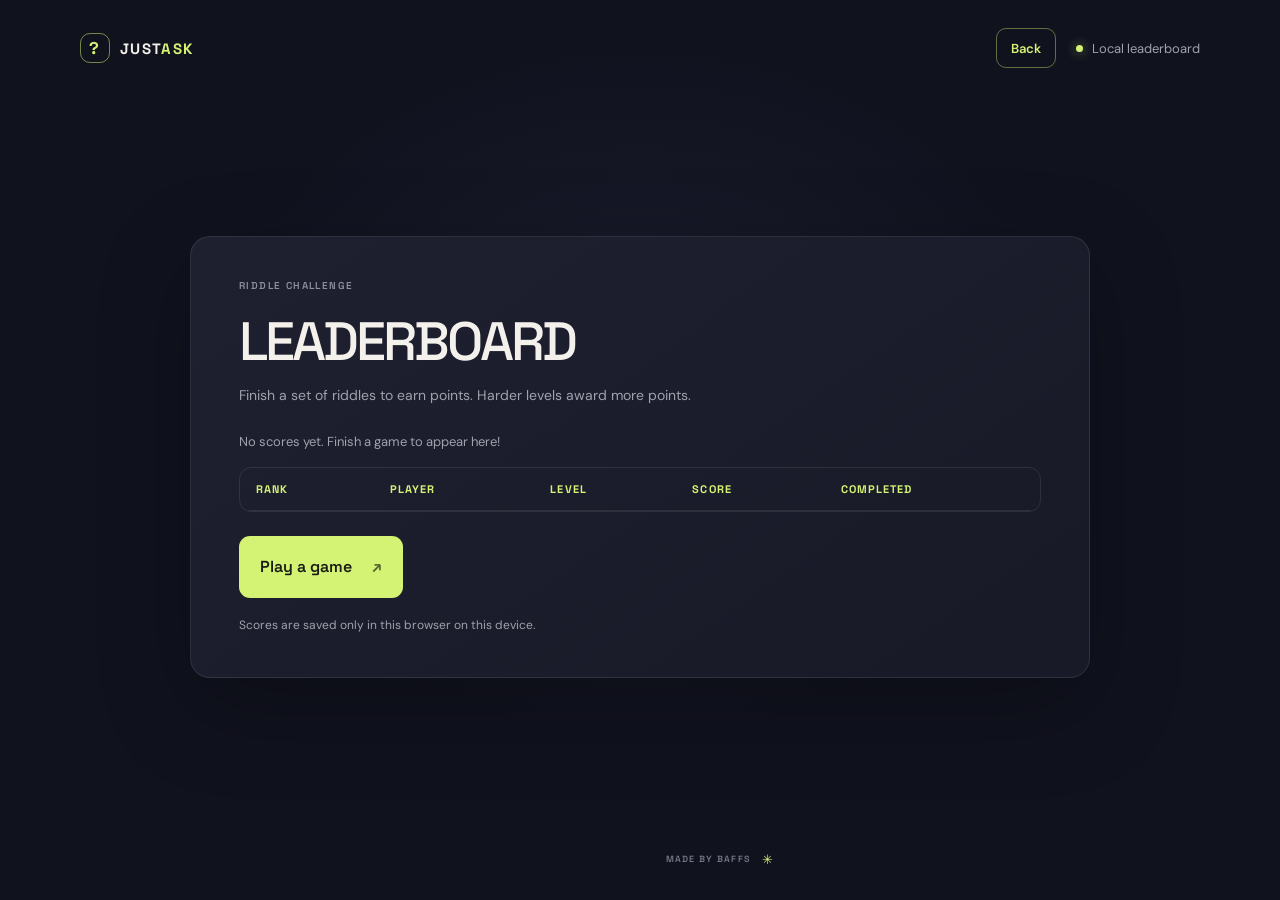
<file: leaderboard.html>
<!DOCTYPE html>
<html lang="en">
<head>
  <meta charset="UTF-8">
  <meta name="viewport" content="width=device-width, initial-scale=1.0">
  <meta name="theme-color" content="#10121e">
  <meta name="description" content="See the top scores from completed riddle games on this device.">
  <title>Leaderboard — Just Ask</title>
  <link rel="stylesheet" href="style.css">
</head>
<body>
  <main class="page-shell">
    <header class="site-header">
      <a class="wordmark" href="index.html" aria-label="Back to Just Ask">
        <span class="wordmark-icon" aria-hidden="true">?</span>
        <span>JUST<span class="wordmark-accent">ASK</span></span>
      </a>
      <div class="header-actions">
        <a class="leaderboard-link" href="index.html">Back</a>
        <span class="header-note"><span class="status-dot" aria-hidden="true"></span> Local leaderboard</span>
      </div>
    </header>

    <section class="leaderboard-panel" aria-labelledby="leaderboardTitle">
      <p class="question-label">RIDDLE CHALLENGE</p>
      <h1 id="leaderboardTitle">LEADERBOARD</h1>
      <p class="leaderboard-description">Finish a set of riddles to earn points. Harder levels award more points.</p>
      <p class="leaderboard-status" id="leaderboardStatus" aria-live="polite"></p>
      <div class="leaderboard-table-wrap">
        <table class="leaderboard-table">
          <thead>
            <tr>
              <th scope="col">Rank</th>
              <th scope="col">Player</th>
              <th scope="col">Level</th>
              <th scope="col">Score</th>
              <th scope="col">Completed</th>
            </tr>
          </thead>
          <tbody id="leaderboardEntries"></tbody>
        </table>
      </div>
      <a class="answer-button answer-yes leaderboard-play-button" href="index.html">
        <span>Play a game</span><span class="button-arrow" aria-hidden="true">↗</span>
      </a>
      <p class="leaderboard-note">Scores are saved only in this browser on this device.</p>
    </section>

    <footer class="page-footer" aria-label="Made by Baffs">
      <div class="footer-marquee">
        <div class="footer-marquee-track">
          <span>MADE BY BAFFS <span aria-hidden="true">✳</span></span>
          <span aria-hidden="true">MADE BY BAFFS <span>✳</span></span>
        </div>
      </div>
    </footer>
  </main>
  <script src="leaderboard.js"></script>
</body>
</html>
</file>
<file: style.css>
@import url('https://fonts.googleapis.com/css2?family=DM+Sans:wght@400;500;600;700&family=Space+Grotesk:wght@400;500;600;700&display=swap');

:root {
  color-scheme: dark;
  font-family: 'DM Sans', sans-serif;
  background: #10121e;
  color: #f4f1ec;
  font-synthesis: none;
  text-rendering: optimizeLegibility;
  -webkit-font-smoothing: antialiased;
  -moz-osx-font-smoothing: grayscale;
  font-optical-sizing: auto;
  font-weight: 400;
  --muted: #858697;
  --lime: #d4f274;
  --panel: #1a1c2a;
}

* {
  box-sizing: border-box;
}

body {
  min-width: 320px;
  min-height: 100vh;
  margin: 0;
  background:
    radial-gradient(ellipse at 50% 43%, rgba(76, 74, 116, 0.2), transparent 48%),
    #10121e;
}

button,
a {
  font: inherit;
}

.page-shell {
  display: flex;
  width: min(100% - 64px, 1120px);
  min-height: 100vh;
  flex-direction: column;
  margin: 0 auto;
}

.site-header,
.page-footer {
  display: flex;
  align-items: center;
  justify-content: space-between;
}

.site-header {
  min-height: 96px;
}

.header-brand {
  display: flex;
  flex-direction: column;
  align-items: flex-start;
  gap: 6px;
}

.header-actions {
  display: flex;
  align-items: center;
  gap: 20px;
}

.profile-avatar {
  display: grid;
  width: 36px;
  height: 36px;
  flex: 0 0 36px;
  place-items: center;
  border: 1px solid rgba(212, 242, 116, 0.62);
  border-radius: 50%;
  background: linear-gradient(145deg, rgba(212, 242, 116, 0.2), rgba(212, 242, 116, 0.06));
  color: var(--lime);
  font-family: 'Space Grotesk', sans-serif;
  font-size: 13px;
  font-weight: 700;
  letter-spacing: 0.02em;
  padding: 0;
  cursor: pointer;
}

.profile-avatar:hover {
  background: rgba(212, 242, 116, 0.18);
}

.profile-avatar:focus-visible,
.profile-drawer-close:focus-visible,
.profile-drawer-nav a:focus-visible {
  outline: 2px solid #fff;
  outline-offset: 3px;
}

.profile-backdrop {
  position: fixed;
  z-index: 8;
  inset: 0;
  background: rgba(5, 6, 12, 0.68);
  backdrop-filter: blur(3px);
}

.profile-drawer {
  position: fixed;
  z-index: 9;
  top: 0;
  right: 0;
  width: min(390px, calc(100% - 24px));
  height: 100vh;
  height: 100dvh;
  padding: 44px 28px 28px;
  overflow-y: auto;
  border-left: 1px solid rgba(255, 255, 255, 0.1);
  background: #1a1c2a;
  box-shadow: -20px 0 70px rgba(0, 0, 0, 0.42);
  animation: profile-drawer-in 220ms ease both;
}

.profile-drawer h2 {
  margin: 8px 0 5px;
  font-family: 'Space Grotesk', sans-serif;
  font-size: 28px;
  font-weight: 500;
}

.profile-drawer-name {
  margin: 0;
  color: #a1a1ae;
  font-size: 14px;
}

.profile-drawer-close {
  position: absolute;
  top: 14px;
  right: 16px;
  width: 36px;
  height: 36px;
  border: 0;
  border-radius: 9px;
  background: rgba(255, 255, 255, 0.06);
  color: #f4f1ec;
  cursor: pointer;
  font-size: 24px;
}

.profile-drawer-nav {
  display: grid;
  grid-template-columns: minmax(0, 1fr);
  gap: 6px;
  margin: 14px 0 16px;
}

.profile-drawer-nav a {
  display: flex;
  min-height: 42px;
  align-items: center;
  justify-content: center;
  border: 1px solid rgba(212, 242, 116, 0.35);
  border-radius: 10px;
  color: var(--lime);
  font-size: 13px;
  font-weight: 600;
  text-decoration: none;
}

.profile-drawer-nav a:hover {
  background: rgba(212, 242, 116, 0.08);
}

.profile-settings {
  padding-top: 14px;
  border-top: 1px solid rgba(255, 255, 255, 0.09);
}

.profile-settings h3 {
  margin: 0 0 20px;
  font-family: 'Space Grotesk', sans-serif;
  font-size: 17px;
  font-weight: 600;
}

.profile-input {
  width: 100%;
  min-height: 50px;
  margin-bottom: 18px;
  padding: 0 14px;
  border: 1px solid rgba(255, 255, 255, 0.16);
  border-radius: 10px;
  outline: none;
  background: rgba(255, 255, 255, 0.035);
  color: #f4f1ec;
  font: inherit;
}

.profile-input:focus {
  border-color: var(--lime);
  box-shadow: 0 0 0 3px rgba(212, 242, 116, 0.14);
}

.profile-save-button {
  width: 100%;
  justify-content: center;
}

.profile-status,
.profile-guest-note {
  min-height: 20px;
  margin: 12px 0 0;
  color: #a1a1ae;
  font-size: 12px;
}

@keyframes profile-drawer-in {
  from {
    opacity: 0.7;
    transform: translateX(24px);
  }
  to {
    opacity: 1;
    transform: translateX(0);
  }
}

.leaderboard-link {
  display: inline-flex;
  min-height: 40px;
  align-items: center;
  justify-content: center;
  padding: 0 14px;
  border: 1px solid rgba(212, 242, 116, 0.42);
  border-radius: 10px;
  color: var(--lime);
  font-size: 13px;
  font-weight: 600;
  text-decoration: none;
  transition: background-color 160ms ease, border-color 160ms ease;
}

.leaderboard-link:hover {
  border-color: var(--lime);
  background: rgba(212, 242, 116, 0.08);
}

.leaderboard-link:focus-visible,
.leaderboard-play-button:focus-visible {
  outline: 2px solid #fff;
  outline-offset: 3px;
}

.wordmark {
  display: inline-flex;
  align-items: center;
  gap: 10px;
  color: #f4f1ec;
  font-family: 'Space Grotesk', sans-serif;
  font-size: 15px;
  font-weight: 700;
  letter-spacing: 0.09em;
  text-decoration: none;
}

.wordmark-accent {
  color: var(--lime);
}

.wordmark-icon {
  display: grid;
  width: 30px;
  height: 30px;
  place-items: center;
  border: 1px solid rgba(212, 242, 116, 0.52);
  border-radius: 10px;
  color: var(--lime);
  font-size: 17px;
}

.header-note {
  display: flex;
  align-items: center;
  gap: 9px;
  color: #a1a1ae;
  font-size: 13px;
}

.status-dot {
  width: 7px;
  height: 7px;
  flex: 0 0 7px;
  border-radius: 50%;
  background: var(--lime);
  box-shadow: 0 0 12px rgba(212, 242, 116, 0.6);
}

.photo-carousel {
  width: min(100%, 760px);
  margin: 0 auto 28px;
}

.photo-slide {
  position: relative;
  height: 210px;
  margin: 0;
  overflow: hidden;
  border: 1px solid rgba(255, 255, 255, 0.1);
  border-radius: 16px;
  background: #1a1c2a;
}

.photo-slide::after {
  position: absolute;
  inset: 45% 0 0;
  background: linear-gradient(transparent, rgba(10, 11, 18, 0.76));
  content: '';
  pointer-events: none;
}

.photo-slide img {
  width: 100%;
  height: 100%;
  object-fit: cover;
  animation: slide-image-in 300ms ease both;
}

.photo-credits {
  margin-top: 8px;
  color: var(--muted);
  font-size: 11px;
}

.photo-credits summary {
  width: max-content;
  cursor: pointer;
}

.photo-credits summary:hover,
.photo-credits a:hover {
  color: var(--lime);
}

.photo-credits ul {
  display: flex;
  flex-wrap: wrap;
  gap: 6px 18px;
  margin: 8px 0 0;
  padding-left: 18px;
}

.photo-credits a {
  color: #a1a1ae;
}

.slide-indicator:focus-visible {
  outline: 2px solid var(--lime);
  outline-offset: 3px;
}

.slide-indicators {
  position: absolute;
  z-index: 2;
  right: 22px;
  bottom: 25px;
  display: flex;
  gap: 7px;
}

.slide-indicator {
  width: 8px;
  height: 8px;
  padding: 0;
  border: 0;
  border-radius: 10px;
  background: rgba(255, 255, 255, 0.58);
  cursor: pointer;
  transition: width 160ms ease, background-color 160ms ease;
}

.slide-indicator.is-active {
  width: 22px;
  background: var(--lime);
}

@keyframes slide-image-in {
  from {
    opacity: 0.65;
  }
  to {
    opacity: 1;
  }
}

.how-to-play-backdrop {
  position: fixed;
  z-index: 5;
  inset: 0;
  background: rgba(5, 6, 12, 0.68);
  backdrop-filter: blur(4px);
}

.how-to-play {
  position: fixed;
  z-index: 6;
  top: 50%;
  left: 50%;
  width: min(420px, calc(100% - 36px));
  padding: 32px;
  transform: translate(-50%, -50%);
  border: 1px solid rgba(255, 255, 255, 0.12);
  border-radius: 18px;
  background: #1a1c2a;
  box-shadow: 0 24px 70px rgba(0, 0, 0, 0.45);
}

.how-to-play h2 {
  margin: 8px 0 10px;
  font-family: 'Space Grotesk', sans-serif;
  font-size: 28px;
  font-weight: 500;
  letter-spacing: -0.04em;
}

.how-to-play > p:last-child {
  margin: 0;
  color: #a1a1ae;
  font-size: 14px;
  line-height: 1.6;
}

.how-to-play-close {
  position: absolute;
  top: 12px;
  right: 14px;
  width: 36px;
  height: 36px;
  border: 0;
  border-radius: 9px;
  background: rgba(255, 255, 255, 0.06);
  color: #f4f1ec;
  cursor: pointer;
  font-size: 24px;
}

.how-to-play-close:focus-visible {
  outline: 2px solid var(--lime);
  outline-offset: 2px;
}

[hidden] {
  display: none !important;
}

.question-panel {
  position: relative;
  display: flex;
  width: min(100%, 760px);
  min-height: 470px;
  flex-direction: column;
  justify-content: space-between;
  margin: auto;
  padding: 38px 48px 0;
  overflow: hidden;
  border: 1px solid rgba(255, 255, 255, 0.09);
  border-radius: 20px;
  background: linear-gradient(145deg, rgba(31, 33, 49, 0.98), rgba(24, 26, 40, 0.98));
  box-shadow: 0 28px 90px rgba(0, 0, 0, 0.28);
}

.login-panel {
  min-height: 0;
  justify-content: flex-start;
  padding-bottom: 14px;
}

.login-panel .question-content {
  padding: 24px 0 14px;
}

.login-panel .name-form {
  padding-bottom: 0;
}

.login-panel .answer-label {
  margin-bottom: 4px;
}

.login-panel .name-only-control {
  margin-bottom: 6px;
}

.login-panel .login-submit {
  margin-top: 8px;
}

.reset-login-button {
  display: block;
  margin: 12px auto 0;
  padding: 4px 8px;
  border: 0;
  background: transparent;
  color: #cbdc7e;
  cursor: pointer;
  font: inherit;
  font-size: 12px;
  text-decoration: underline;
  text-underline-offset: 3px;
}

.reset-login-button:hover {
  color: #e2f39d;
}

.reset-login-button:focus-visible {
  outline: 2px solid var(--lime);
  outline-offset: 3px;
}

.panel-topline {
  display: flex;
  align-items: center;
  justify-content: space-between;
  gap: 16px;
}

.eyebrow,
.question-label,
.page-footer {
  font-family: 'Space Grotesk', sans-serif;
  font-size: 10px;
  font-weight: 600;
  letter-spacing: 0.14em;
}

.eyebrow {
  display: inline-flex;
  align-items: center;
  gap: 8px;
  color: var(--lime);
}

.sparkle {
  font-size: 17px;
}

.answer-note {
  color: #858697;
  font-size: 12px;
}

.question-content {
  padding: 52px 0 42px;
  animation: question-in 360ms ease both;
}

.question-label {
  margin: 0 0 19px;
  color: #8d8e9e;
}

h1 {
  max-width: 620px;
  margin: 0;
  font-family: 'Space Grotesk', sans-serif;
  font-size: clamp(34px, 5.3vw, 54px);
  font-weight: 500;
  letter-spacing: -0.055em;
  line-height: 1.13;
}

.answer-options {
  display: grid;
  grid-template-columns: repeat(2, minmax(0, 1fr));
  gap: 12px;
  padding-bottom: 30px;
}

.name-form {
  padding-bottom: 30px;
}

.login-status {
  min-height: 0;
  margin: 12px 0 0;
  color: #ff8585;
  font-size: 12px;
  text-align: center;
}

.answer-label {
  display: block;
  margin-bottom: 10px;
  color: #8d8e9e;
  font-family: 'Space Grotesk', sans-serif;
  font-size: 10px;
  font-weight: 600;
  letter-spacing: 0.14em;
}

.name-controls {
  display: grid;
  grid-template-columns: minmax(0, 1fr) auto;
  gap: 12px;
}

.name-only-control {
  grid-template-columns: minmax(0, 1fr);
  margin-bottom: 16px;
}

.difficulty-row {
  display: flex;
  align-items: center;
  gap: 12px;
  margin-top: 8px;
}

.quiz-toolbar {
  margin-bottom: 18px;
}

.difficulty-select {
  min-height: 42px;
  padding: 8px 10px;
  border-radius: 10px;
  border: 1px solid rgba(255, 255, 255, 0.12);
  background: rgba(255, 255, 255, 0.02);
  color: inherit;
}

.logout-button {
  min-height: 40px;
  padding: 0 12px;
  border: 1px solid rgba(255, 255, 255, 0.16);
  border-radius: 10px;
  background: rgba(255, 255, 255, 0.035);
  color: #f4f1ec;
  cursor: pointer;
  font: inherit;
  font-size: 12px;
}

.profile-logout-button {
  width: 100%;
  margin-top: 12px;
}

.logout-button:hover {
  border-color: rgba(255, 255, 255, 0.38);
  background: rgba(255, 255, 255, 0.075);
}

.logout-button:focus-visible {
  outline: 2px solid var(--lime);
  outline-offset: 3px;
}

.name-controls input {
  min-width: 0;
  min-height: 62px;
  padding: 0 18px;
  border: 1px solid rgba(255, 255, 255, 0.16);
  border-radius: 11px;
  outline: none;
  background: rgba(255, 255, 255, 0.035);
  color: #f4f1ec;
  font: inherit;
}

.password-input {
  width: 100%;
  min-height: 62px;
  padding: 0 18px;
  border: 1px solid rgba(255, 255, 255, 0.16);
  border-radius: 11px;
  outline: none;
  background: rgba(255, 255, 255, 0.035);
  color: #f4f1ec;
  font: inherit;
}

.password-input:focus {
  border-color: var(--lime);
  box-shadow: 0 0 0 3px rgba(212, 242, 116, 0.14);
}

.password-input::placeholder {
  color: #858697;
}

.answer-button.login-submit {
  width: max-content;
  min-width: 112px;
  justify-content: center;
  gap: 8px;
  padding: 0 12px;
  margin-top: 14px;
  margin-right: auto;
  margin-left: auto;
}

.name-controls input::placeholder {
  color: #858697;
}

.name-controls input:focus {
  border-color: var(--lime);
  box-shadow: 0 0 0 3px rgba(212, 242, 116, 0.14);
}

.answer-button {
  display: flex;
  min-height: 62px;
  align-items: center;
  justify-content: space-between;
  padding: 0 20px;
  border: 1px solid transparent;
  border-radius: 11px;
  cursor: pointer;
  font-family: 'Space Grotesk', sans-serif;
  font-size: 16px;
  font-weight: 600;
  transition: transform 160ms ease, background-color 160ms ease, border-color 160ms ease;
}

.answer-button:hover {
  transform: translateY(-2px);
}

.answer-button:active {
  transform: translateY(0);
}

.answer-button:focus-visible {
  outline: 3px solid #fff;
  outline-offset: 4px;
}

.answer-yes {
  background: var(--lime);
  color: #191d12;
}

.answer-yes:hover {
  background: #e0fa91;
}

.answer-choice {
  border-color: rgba(255, 255, 255, 0.16);
  background: rgba(255, 255, 255, 0.035);
  color: #f4f1ec;
  text-align: left;
}

.answer-choice:hover {
  border-color: rgba(255, 255, 255, 0.38);
  background: rgba(255, 255, 255, 0.075);
}

.button-arrow {
  color: currentColor;
  font-size: 16px;
  opacity: 0.68;
}

.restart-button {
  width: 100%;
  margin-bottom: 30px;
}

.quiz-leaderboard-link {
  align-self: flex-start;
  margin: 0 0 24px;
}

.leaderboard-panel {
  width: min(100%, 900px);
  margin: auto;
  padding: 42px 48px;
  border: 1px solid rgba(255, 255, 255, 0.09);
  border-radius: 20px;
  background: linear-gradient(145deg, rgba(31, 33, 49, 0.98), rgba(24, 26, 40, 0.98));
  box-shadow: 0 28px 90px rgba(0, 0, 0, 0.28);
}

.leaderboard-panel h1 {
  margin-bottom: 12px;
}

.leaderboard-description,
.leaderboard-note {
  color: #a1a1ae;
  font-size: 14px;
  line-height: 1.6;
}

.leaderboard-description {
  margin: 0 0 26px;
}

.leaderboard-status {
  min-height: 24px;
  margin: 0 0 10px;
  color: #a1a1ae;
  font-size: 13px;
}

.leaderboard-table-wrap {
  width: 100%;
  overflow-x: auto;
  border: 1px solid rgba(255, 255, 255, 0.09);
  border-radius: 12px;
}

.leaderboard-table {
  width: 100%;
  border-collapse: collapse;
  text-align: left;
}

.leaderboard-table th,
.leaderboard-table td {
  padding: 14px 16px;
  border-bottom: 1px solid rgba(255, 255, 255, 0.08);
  white-space: nowrap;
}

.leaderboard-table th {
  color: var(--lime);
  font-family: 'Space Grotesk', sans-serif;
  font-size: 11px;
  letter-spacing: 0.1em;
  text-transform: uppercase;
}

.leaderboard-table td {
  color: #e8e6e2;
  font-size: 14px;
}

.leaderboard-table tbody tr:last-child td {
  border-bottom: 0;
}

.leaderboard-rank,
.leaderboard-score {
  font-weight: 700;
}

.leaderboard-score {
  color: var(--lime) !important;
}

.leaderboard-play-button {
  width: max-content;
  gap: 20px;
  margin-top: 24px;
  text-decoration: none;
}

.leaderboard-note {
  margin: 18px 0 0;
  font-size: 12px;
}

.panel-footer {
  display: flex;
  min-height: 52px;
  align-items: center;
  justify-content: center;
  gap: 11px;
  border-top: 1px solid rgba(255, 255, 255, 0.08);
  color: #999aa9;
  font-size: 12px;
  text-align: center;
}

.panel-footer p {
  margin: 0;
}

.panel-footer p.answer-correct {
  color: #8ee5a1;
}

.panel-footer p.answer-wrong {
  color: #ff8585;
}

.footer-mark {
  color: #858697;
  font-size: 10px;
}

.page-footer {
  overflow: hidden;
  min-height: 82px;
  color: #777989;
  font-size: 9px;
}

.footer-marquee {
  width: 100%;
  overflow: hidden;
}

.footer-marquee-track {
  display: flex;
  width: max-content;
  animation: footer-scroll 18s linear infinite;
}

.footer-marquee-track > span {
  display: flex;
  flex: 0 0 100vw;
  align-items: center;
  justify-content: center;
  gap: 12px;
  white-space: nowrap;
}

.footer-marquee-track > span > span {
  color: var(--lime);
  font-size: 13px;
}

@keyframes footer-scroll {
  to {
    transform: translateX(-50%);
  }
}

@keyframes question-in {
  from {
    opacity: 0.45;
    transform: translateY(7px);
  }
  to {
    opacity: 1;
    transform: translateY(0);
  }
}

@media (max-width: 600px) {
  .page-shell {
    width: min(100% - 36px, 480px);
  }

  .site-header {
    min-height: 76px;
  }

  .photo-slide {
    height: 170px;
  }

  .photo-carousel {
    margin-bottom: 22px;
  }

  .slide-indicators {
    right: 17px;
    bottom: 22px;
  }

  .header-note {
    font-size: 11px;
  }

  .header-actions {
    gap: 8px;
  }

  .profile-avatar {
    width: 32px;
    height: 32px;
    flex-basis: 32px;
  }

  .header-note {
    max-width: 160px;
    overflow-wrap: anywhere;
    line-height: 1.25;
    white-space: normal;
  }

  .leaderboard-link {
    min-height: 36px;
    padding: 0 9px;
    font-size: 11px;
  }

  .question-panel {
    min-height: 430px;
    padding: 26px 22px 0;
    border-radius: 16px;
  }

  .panel-topline {
    align-items: flex-start;
    flex-direction: column;
    gap: 8px;
  }

  .question-content {
    padding: 50px 0 38px;
  }

  h1 {
    font-size: clamp(34px, 10vw, 46px);
  }

  .answer-options {
    padding-bottom: 24px;
  }

  .answer-button {
    min-height: 58px;
    padding: 0 15px;
  }

  .answer-options {
    gap: 9px;
  }

  .name-form {
    padding-bottom: 24px;
  }

  .name-controls {
    gap: 8px;
  }

  .name-controls input {
    min-height: 58px;
    padding: 0 12px;
  }

  .password-input {
    min-height: 58px;
    padding: 0 12px;
  }

  .restart-button {
    margin-bottom: 24px;
  }

  .leaderboard-panel {
    padding: 28px 20px;
    border-radius: 16px;
  }

  .leaderboard-table th,
  .leaderboard-table td {
    padding: 12px 10px;
    font-size: 12px;
  }

  .page-footer {
    min-height: 68px;
    font-size: 8px;
    letter-spacing: 0.09em;
  }
}

@media (max-width: 360px) {
  .page-shell {
    width: calc(100% - 28px);
  }

  .page-footer {
    font-size: 7px;
  }
}

@media (prefers-reduced-motion: reduce) {
  *,
  *::before,
  *::after {
    scroll-behavior: auto !important;
    animation-duration: 0.01ms !important;
    animation-iteration-count: 1 !important;
    transition-duration: 0.01ms !important;
  }

  .footer-marquee-track {
    animation: none;
  }
}
</file>
